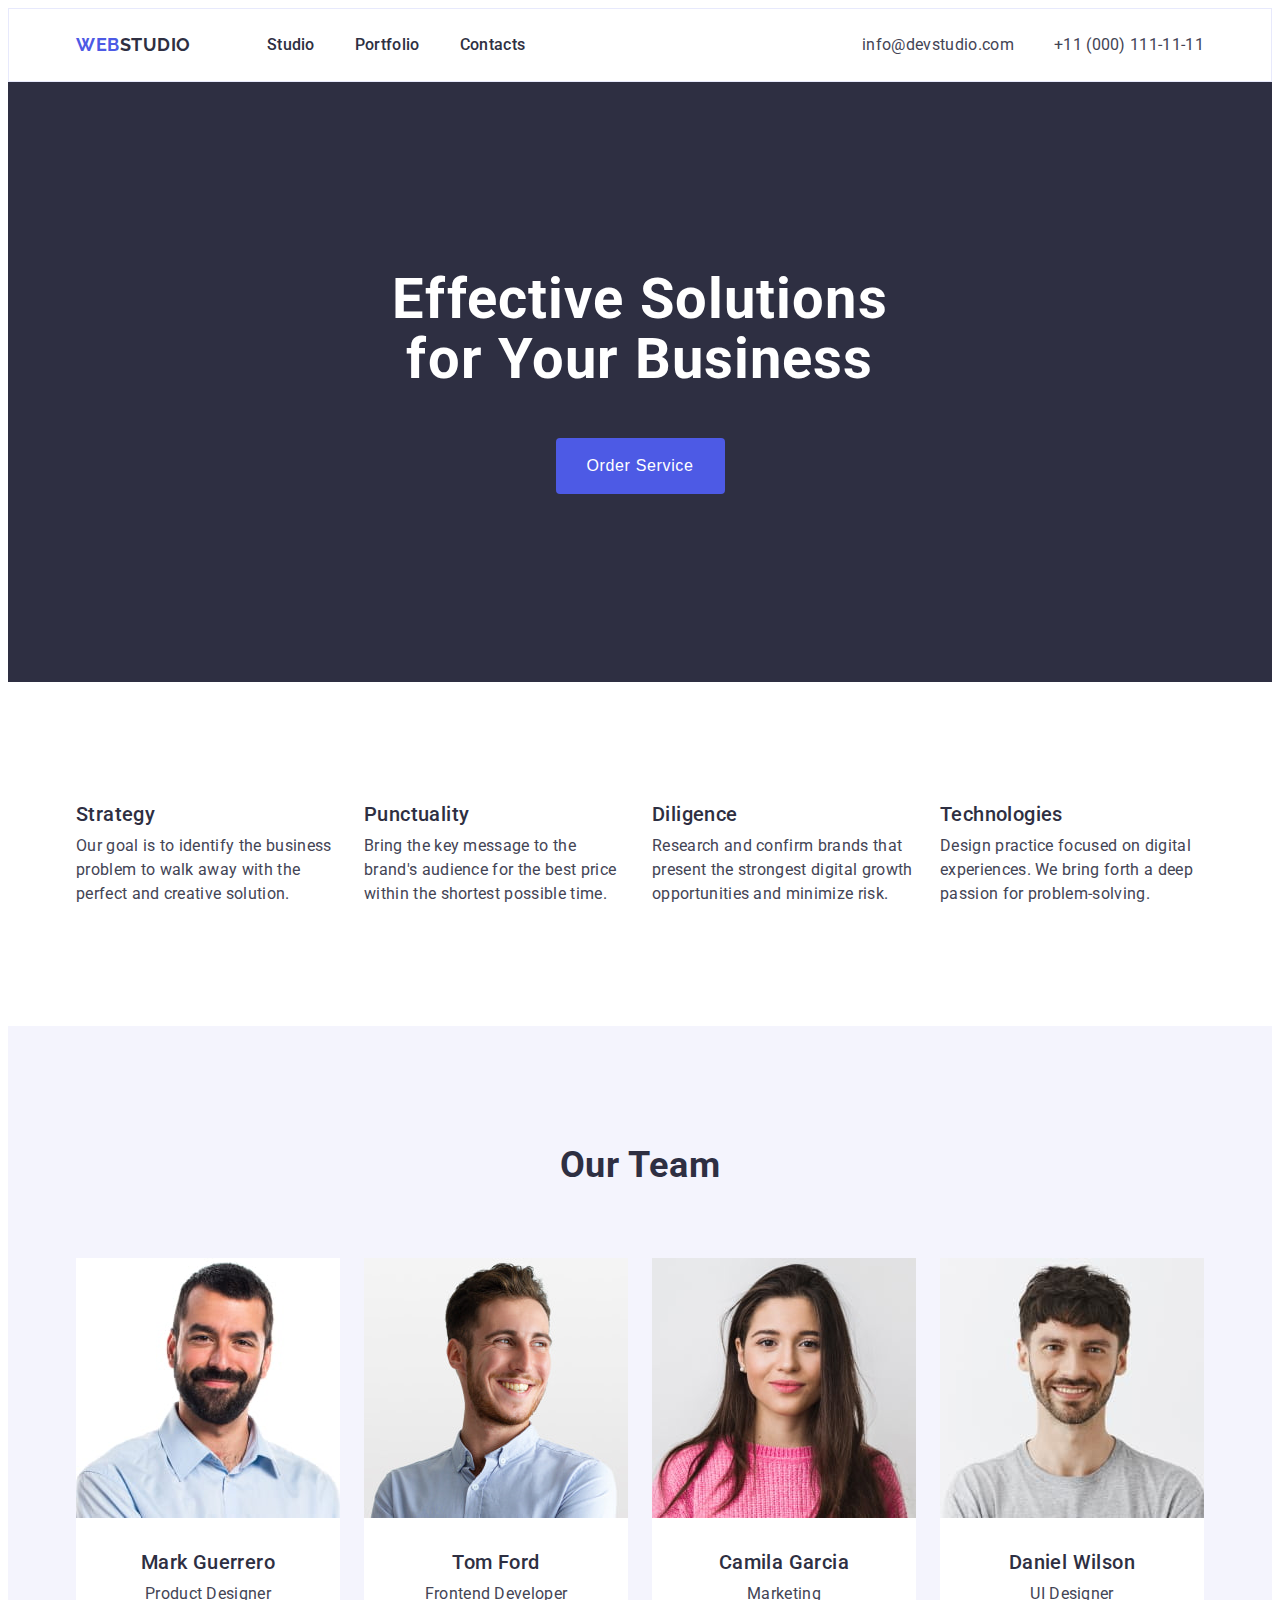
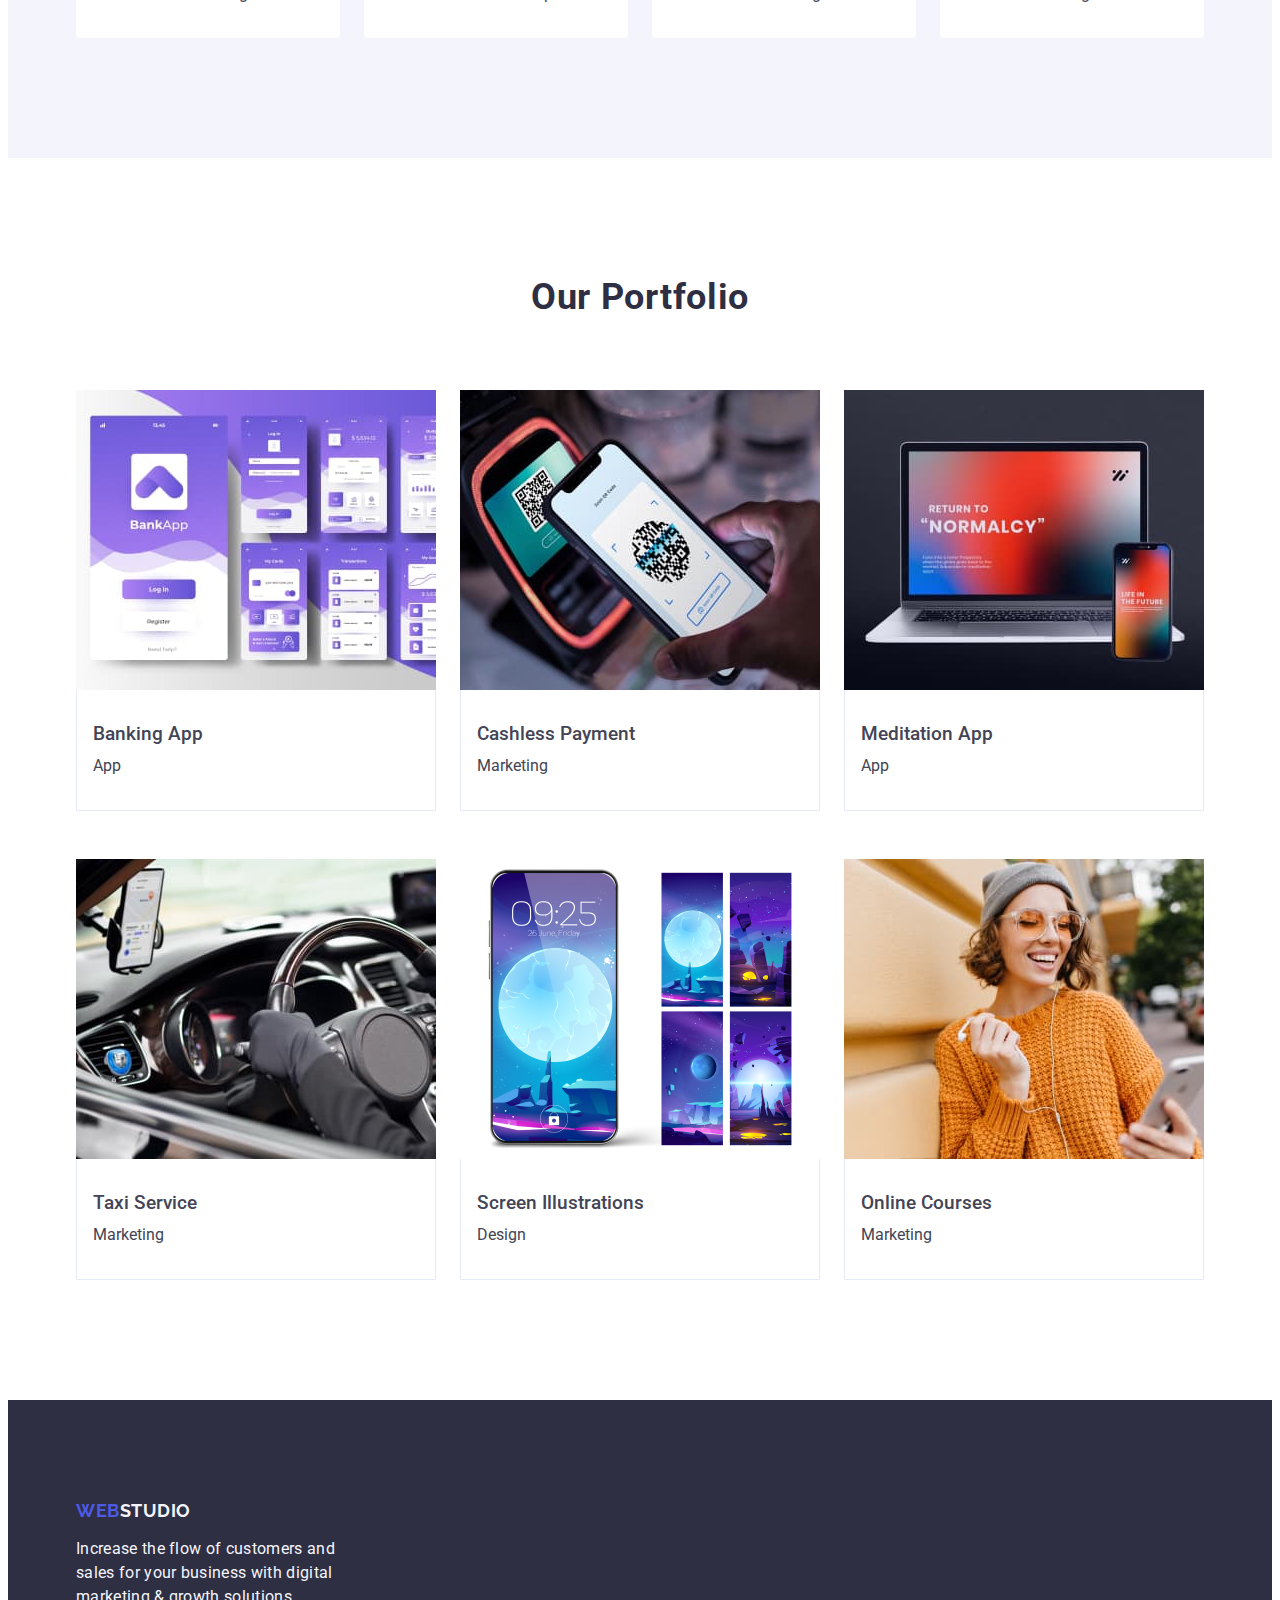
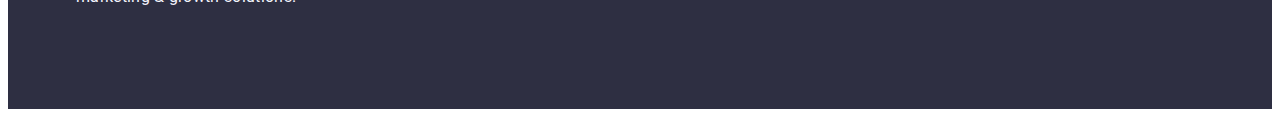
<file: index.html>
<!DOCTYPE html>
<html lang="en">
<head>
    <meta charset="UTF-8">
    <meta name="viewport" content="width=device-width, initial-scale=1.0">
    <title>Main Page</title>
<link rel="stylesheet" href="https://cdnjs.cloudflare.com/ajax/libs/modern-normalize/2.0.0/modern-normalize.min.css" integrity="sha512-4xo8blKMVCiXpTaLzQSLSw3KFOVPWhm/TRtuPVc4WG6kUgjH6J03IBuG7JZPkcWMxJ5huwaBpOpnwYElP/m6wg==" crossorigin="anonymous" referrerpolicy="no-referrer" />
<link rel="stylesheet" href="./css/styles.css">
    <link rel="preconnect" href="https://fonts.googleapis.com">
<link rel="preconnect" href="https://fonts.gstatic.com" crossorigin>
<link href="https://fonts.googleapis.com/css2?family=Raleway:ital,wght@0,100..900;1,100..900&family=Roboto:wght@400;500;700&display=swap" rel="stylesheet">
</head>
<body>
      <header class="header-box">
    <div class="container header-container">
        <nav class="navigation">
        <a href="" class="logo-web">Web<span class="logo-studio">Studio</span></a>
        <ul class="header-links">
            <li><a href="./index.html" class="studio-link">Studio</a></li>
            <li><a href="" class="studio-link">Portfolio</a></li>
            <li><a href="" class="studio-link">Contacts</a></li>
        </ul>
        </nav>
        <address class="address">
            <ul class="address-list">
            <li><a href="mailto:info@devstudio.com" class="email-address">info@devstudio.com</a><br /></li>
            <li><a href="tel:+110001111111" class="email-address">+11 (000) 111-11-11</a><br /></li>
            </ul>
        </address>
          </div>
    </header>
    <main>
        <section class="section-first">
        <div class="container section-one">
            <h1 class="big-title">Effective Solutions for Your Business </h1>
            <button type="button" class="button">Order Service</button>
        </div>
         </section>
        <section class="section-second">
             <div class="container">
         <h2 class="visually-hidden">Advantages</h2>
        <ul class="list-benefits">
        <li class="punkt">
        <h3 class="benefits">Strategy</h3>
        <p class="description">
            Our goal is to identify the business problem to walk away with the perfect and creative solution.
        </p>
        </li>
        <li class="punkt">
            <h3 class="benefits">Punctuality</h3>
            <p class="description">Bring the key message to the brand's audience for the best price within the shortest possible time.
            </p>
        </li>
        <li class="punkt"><h3 class="benefits">Diligence</h3>
            <p class="description">Research and confirm brands that present the strongest digital growth opportunities and minimize risk.</p>
        </li>
        <li class="punkt"><h3 class="benefits">Technologies
        </h3>
    <p class="description">
        Design practice focused on digital experiences. We bring forth a deep passion for problem-solving.
    </p>
</li>
        </ul>
        </div>
        </section>
        <section class="section-three">
            <div class="container">
        <h2 class="introduction">Our Team</h2>
    <ul class="team-members">
        <li class="port-list">
            <img src="./images/markguerrero.jpg" alt="Man smilling in the shirt" width="264" height="260">
            <div class="worker">
            <h3 class="their-name">Mark Guerrero</h3>
            <p class="their-job">Product Designer</p>
            </div>
        </li>
        <li class="port-list">
            <img src="./images/tomford.jpg" alt="Smilling man with beard" width="264" height="260">
            <div class="worker">
            <h3 class="their-name">Tom Ford</h3>
            <p class="their-job">Frontend Developer</p>
            </div>
        </li>
        <li class="port-list">
            <img src="./images/camilagarcia.jpg" alt="Smilling woman in pink sweater" width="264" height="260">
            <div class="worker">
            <h3 class="their-name">Camila Garcia</h3>
            <p class="their-job">Marketing</p>
            </div>
        </li>
         <li class="port-list">
            <img src="./images/danielwilson.jpg" alt="Smilling man in grey t shirt" width="264" height="260">
            <div class="worker">
            <h3 class="their-name">Daniel Wilson</h3>
            <p class="their-job">UI Designer</p>
            </div>
         </li>
    </ul>
    </div>
        </section>
        <section class="section-four">
            <div class="container">
            <h2 class="introduction-two">Our Portfolio</h2>
            <ul class="list-portfolio">
                <li class="types-portfolio">
                    <img src="./images/banking.jpg" alt="Banking app" width="360" height="300">
                    <div class="app-function">
                    <h3 class="their-name-port">Banking App</h3>
                    <p class="their-descrip">App</p>
                    </div>
                </li>
                <li class="types-portfolio">
                    <img src="./images/cashless.jpg" alt="apple pay" width="360" height="300">
                    <div class="app-function">
                    <h3 class="their-name-port">Cashless Payment</h3>
                    <p class="their-descrip">Marketing</p>
                    </div>
                </li>
                <li class="types-portfolio">
                    <img src="./images/meditation.jpg" alt="screen of notebook" width="360" height="300">
                    <div class="app-function">
                    <h3 class="their-name-port">Meditation App</h3>
                    <p class="their-descrip">App</p>
                    </div>
                </li>
                <li class="types-portfolio">
                    <img src="./images/taxi.jpg" alt="Taxi driver with gloves" width="360" height="300">
                    <div class="app-function">
                    <h3 class="their-name-port">Taxi Service</h3>
                    <p class="their-descrip">Marketing</p>
                    </div>
                </li>
                <li class="types-portfolio">
                    <img src="./images/illustrations.jpg" alt="screen with wallpapers" width="360" height="300">
                    <div class="app-function">
                    <h3 class="their-name-port">Screen Illustrations</h3>
                    <p class="their-descrip">Design</p>
                    </div>
                </li>
                <li class="types-portfolio">
                    <img src="./images/courses.jpg" alt="woman with phone in orange sweater" width="360" height="300">
                    <div class="app-function">
                    <h3 class="their-name-port">Online Courses</h3>
                    <p class="their-descrip">Marketing</p>
                    </div>
                </li>
            </ul>
            </div>
        </section>
    </main>
    <footer class="footer-page">
        <div class="container">
        <a href="" class="footer-web">Web<span class="footer-studio">Studio</span></a>
        <p class="footer-text">Increase the flow of customers and sales for your business with digital marketing & growth solutions.</p>
        </div>
    </footer>
</body>
</html>
</file>
<file: css/styles.css>
*,
*::after,
*::before{
box-sizing: border-box;
}
ul, ol {
    list-style-type: none;
    margin:0;
    padding: 0;
}

a {
    text-decoration: none;
    font-style: normal;
}
    img {
    display: block;
    height: auto;
    max-width: 100%;
}

body {
    font-family: 'Roboto', sans-serif;
    line-height: 24px;
    color: #434455;
    font-size: 16px;
    background-color: #FFFFFF;
    min-height: 100vh;
}
h1, h2, h3, h4, h5, h6, p {
    margin:0;
}
.container{
    width: 1158px;
    padding:0 15px ;
    margin: 0 auto;
}
.header-container{
    display: flex;
    align-items: center;
}
header {
    color: #FFFFFF;
    border-bottom: 1px solid #E7E9FC;
}

header .logo-web {
    color: #4D5AE5;
    font-family: 'Raleway', sans-serif;
    font-size: 18px;
    font-weight: 700;
    line-height: 1.17;
    letter-spacing: 0.03em;
    text-transform: uppercase;
    display: block;
    margin-right: 76px;
}
.header-links{
    display: flex;
    gap: 40px;
}
.header-box{
    border: 1px solid #E7E9FC;
}
.logo-studio {
    color: #2E2F42;
    font-family: 'Raleway', sans-serif;
    font-size: 18px;
    font-weight: 700;
    text-transform: uppercase;
}

address {
    margin-left: auto;
}
.navigation{
    display: flex;
    align-items: center;
}

.navigation .studio-link {
    color: #2E2F42;
    font-size: 16px;
    font-weight: 500;
    line-height: 1.5;
    letter-spacing: 0.02em;
    display: block;
    padding: 24px 0;
}

.navigation .studio-link:hover,
.navigation .studio-link:focus,
.navigation .studio-link:active{
    color: #404BBF;
}
.navigation .studio-link:active {
    color: #404BBF;
    text-decoration: underline;
}

.navigation .portfolio-link {
    color: #2E2F42;
    font-size: 16px;
    font-weight: 500;
    letter-spacing: 0.02em;
    line-height: 1.5;
}

.navigation .portfolio-link:hover {
    color: #404BBF;
}

.navigation .contacts-link {
    color: #2E2F42;
    font-size: 16px;
    font-weight: 500;
    letter-spacing: 0.02em;
    line-height: 1.5;
}

.navigation .contacts-link:hover {
    color: #404BBF;
}

.address-list{
    display: flex;
    gap:40px;
}
.email-address {
    color: #434455;
    font-weight: 400;
    font-size: 16px;
    line-height: 24px;
    letter-spacing: 0.02em;
}
.email-address:focus, .email-address:hover {
    color: #404bbf;
}


.phone-number {
    color: #434455;
    font-weight: 400;
    font-size: 16px;
    line-height: 24px;
    letter-spacing: 0.02em;
}

.section-first {
    background-color: #2E2F42;
    padding:188px 0px;
    text-align: center;
    display: flex;
    flex-shrink: 0;

}
.section-one{
    display: flex;
    flex-direction: column;
}
.big-title {
    max-width: 496px ;
    color: #FFFFFF;
    font-weight: 700;
    font-size: 56px;
    line-height: 60px;
    line-height: 1.07;
    letter-spacing: 0.02em;
    margin-bottom: 48px;
    display: block;
    text-align: center;
    margin-left: auto;
    margin-right: auto;
}
.button {
    background-color: #4D5AE5;
    border-radius: 4px;
    color: #FFFFFF;
    font-size: 16px;
    font-weight: 500;
    cursor: pointer;
    line-height: 1.5;
    letter-spacing: 0.04em;
    min-width: 169px;
    display: block;
    border: none;
    height: 56px;
    margin-left: auto;
    margin-right: auto;
    padding-top: 16px;
    padding-bottom:16px;
}

.button:hover {
    background-color: #404BBF;
}

.button:focus {
    background-color: #404BBF;
}

.section-second{
    padding: 120px 0;
}

.visually-hidden {
    position: absolute;
    width: 1px;
    height: 1px;
    margin: -1px;
    border: 0;
    padding: 0;
    white-space: nowrap;
    clip-path: inset(100%);
    clip: rect(0 0 0 0);
    overflow: hidden;
}

.section-second ul{
    display: flex;
    gap: 24px;
    flex-direction: row;
    flex-shrink: 0;
}
.punkt{
    width: calc((1128px - 72px) / 4);
    flex-shrink: 0;
}
.title-second {
    font-size: 20px;
    font-weight: 500;
    line-height: 1.2;
    letter-spacing: 0.02em;
    color: #2e2f42;
    text-align: center;
}

.benefits {
    font-size: 20px;
    font-weight: 500;
    line-height: 1.2;
    letter-spacing: 0.02em;
    color: #2e2f42;
    text-align:left;
    margin-bottom: 8px;
}

.description {
    font-weight: 400;
    font-size: 16px;
    color: #434455;
    line-height: 1.5;
    letter-spacing: 0.02em;
    text-align: left;
}

.section-three {
    background-color: #F4F4FD;
    padding: 120px 0;
}
.worker{
    padding: 32px 0;
}

.one-member {
    background-color: #FFFFFF;
    
 
}
.one-member img{
        display: block;
        max-width: 100%;
}
   
.port-list{
    background-color: white;
    display: block;
    border-radius: 0px 0px 4px 4px;
}

.introduction {
    text-transform: capitalize;
    font-size: 36px;
    font-weight: 700;
    line-height: 1.11;
    letter-spacing: 0.02em;
    color: #2E2F42;
    font-family: 'Roboto', sans-serif;
    text-align: center;
    margin-bottom: 72px;
}
.introduction-two{
    text-transform: capitalize;
    font-size: 36px;
    font-weight: 700;
    line-height: 1.11;
    letter-spacing: 0.02em;
    color: #2E2F42;
    font-family: 'Roboto', sans-serif;
    text-align: center;
    margin-bottom: 72px;

}
.team-members{
    display: flex;
    gap: 24px;
    flex-basis: 264px;
}
.their-name {
    font-size: 20px;
    font-weight: 500;
    color: #2E2F42;
    line-height: 1.2;
    letter-spacing: 0.02em;
    text-transform: capitalize;
    margin-bottom:8px;
    text-align: center;
}

.their-job {
    font-weight: 400;
    font-size: 16px;
    color: #434455;
    line-height: 1.5;
    letter-spacing: 0.02em;
    text-align: center;

}
.section-four{
    padding-top: 120px;
    padding-bottom: 120px;
}

.list-portfolio{
    display:flex;
    row-gap: 48px;
    margin-left:0;
    flex-wrap: wrap;
    justify-content: space-between;
    column-gap: 24px;
}
.types-portfolio{
    flex-shrink: 0;
    flex-basis:360px ;
    position: relative;
}
.app-function{
    padding:32px 16px;
    border: 1px solid #e7e9fc;
    border-top: none
}
.types-portfolio img{
    width: 100%;
    display: block;
    height: auto;
}
.their-name-port{
    display: inline-block;
    text-align: left;
    font-weight: 500;
    margin-bottom: 8px;
    
}
.their-descrip{
    text-align: left;
}
.footer-page {
    background-color: #2E2F42;
    padding: 100px 0;
}
.footer-web {
    color: #4D5AE5;
    font-weight: 700;
    font-size: 18px;
    text-transform: uppercase;
    font-family: 'Raleway', sans-serif;
    line-height: 1.17;
    letter-spacing: 0.03em;
    display: block;
    display: inline-block;
    margin-bottom: 16px;
}


.footer-studio {
    color: #F4F4FD;
    font-weight: 700;
    font-size: 18px;
    text-transform: uppercase;
    font-family: 'Raleway', sans-serif;
    letter-spacing: 0.03em;
    line-height: 1.17;
}

.footer-text {
    color: #F4F4FD;
    font-size: 16px;
    letter-spacing: 0.02em;
    line-height: 1.5;
}
.footer-text{
    width: 264px;
}
</file>
